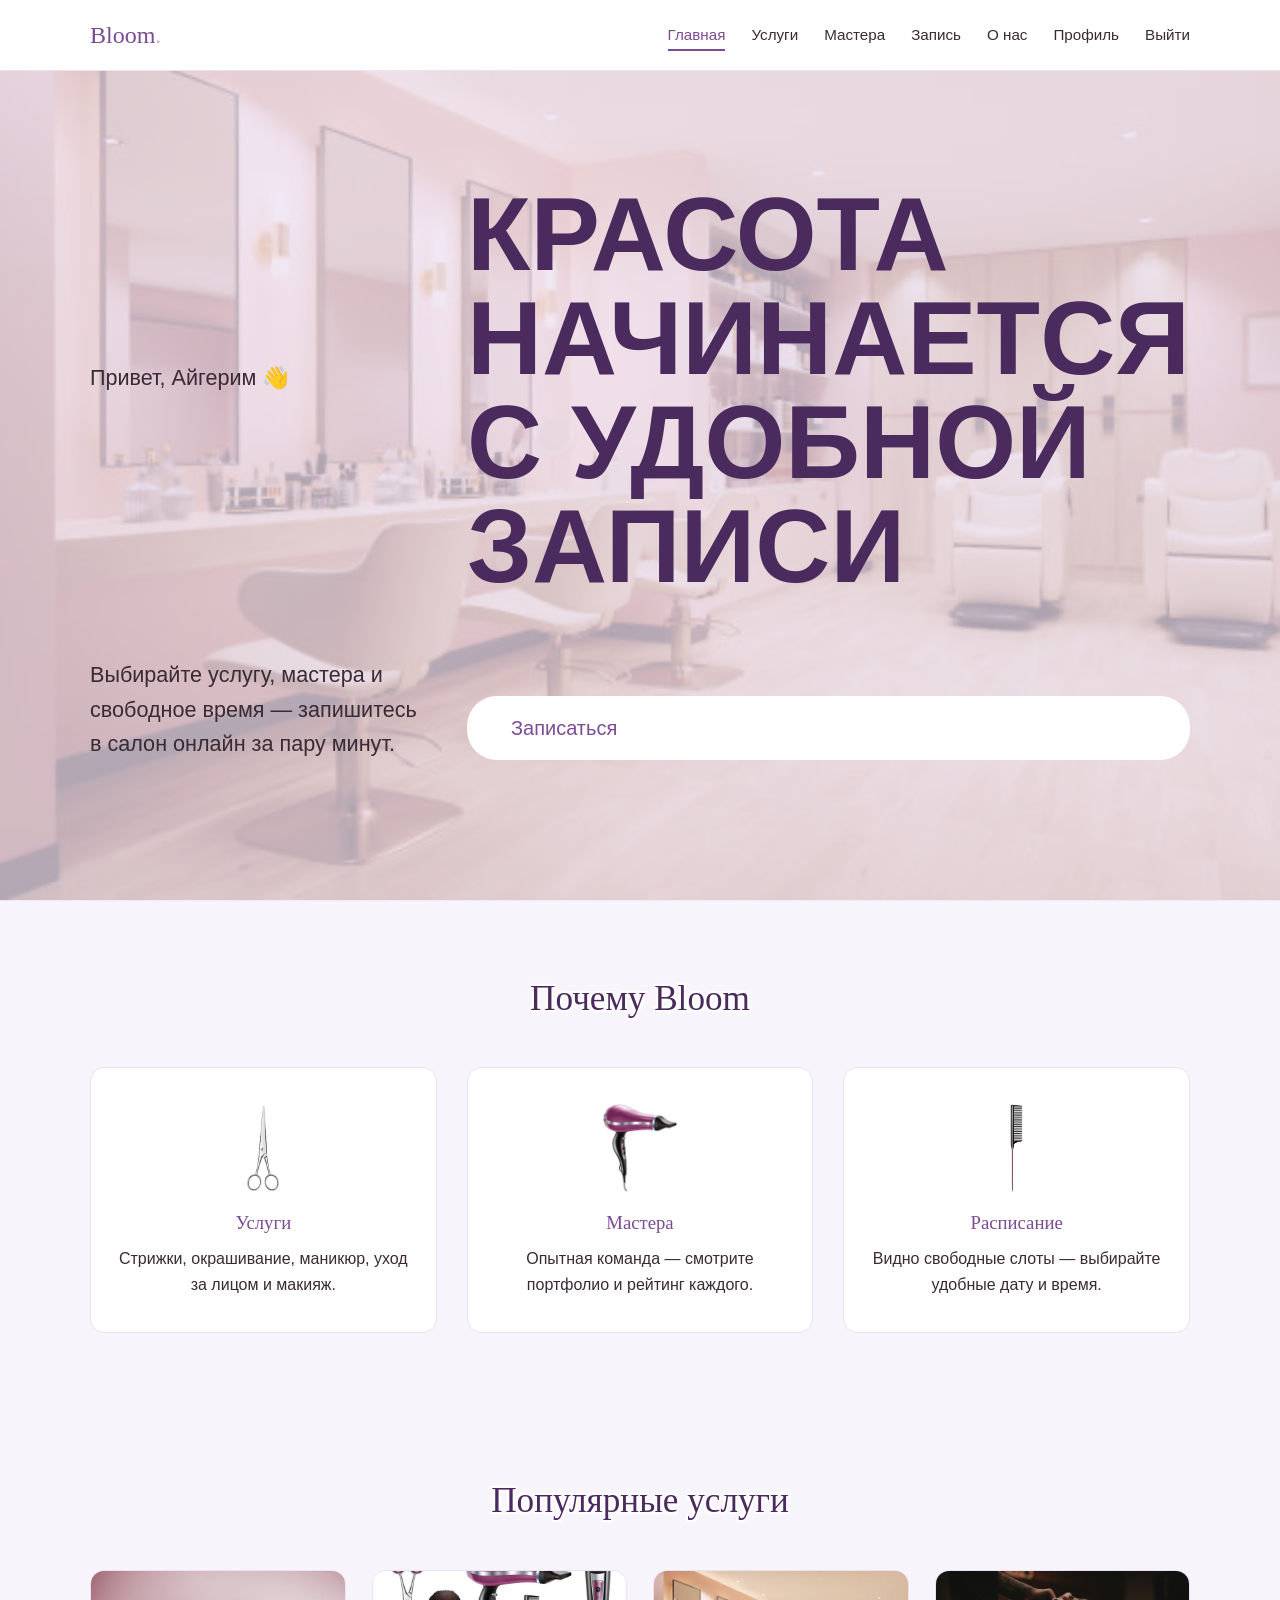
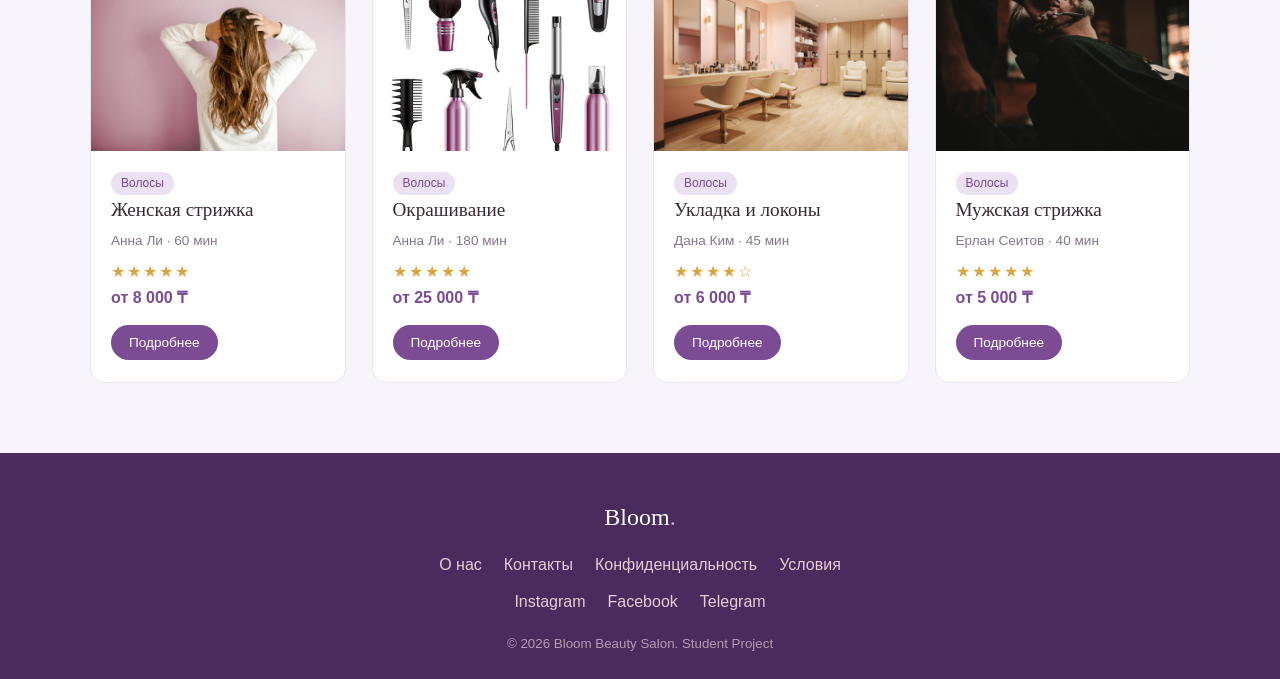
<file: index.html>
<!DOCTYPE html>
<html lang="ru">
<head>
  <meta charset="UTF-8">
  <meta name="viewport" content="width=device-width, initial-scale=1.0">
  <title>Главная — Bloom Salon</title>
  <link rel="stylesheet" href="css/style.css">
</head>
<body>
  <header>
    <div class="container">
      <a href="index.html" class="logo">Bloom<span>.</span></a>
      <input type="checkbox" id="menu-toggle">
      <label for="menu-toggle" class="burger">☰</label>
      <nav>
        <ul>
        <li><a href="index.html" class="active">Главная</a></li>
        <li><a href="services.html">Услуги</a></li>
        <li><a href="masters.html">Мастера</a></li>
        <li><a href="booking.php">Запись</a></li>
        <li><a href="about.html">О нас</a></li>
        <li><a href="profile.php">Профиль</a></li>
        <li><a href="login.html">Выйти</a></li>
        </ul>
      </nav>
    </div>
  </header>

  <main>
    <section class="hero">
      <div class="container">
        <p class="user-hello fade-up">Привет, Айгерим 👋</p>
        <h1 class="fade-up delay-1">Красота начинается<br>с удобной записи</h1>
        <p class="fade-up delay-2">Выбирайте услугу, мастера и свободное время — запишитесь в салон онлайн за пару минут.</p>
        <a href="services.html" class="btn btn-light fade-up delay-3">Записаться</a>
      </div>
    </section>

    <section class="section">
      <div class="container">
        <h2 class="section-title">Почему Bloom</h2>
        <div class="features">
          <div class="feature fade-up delay-1">
            <img class="icon" src="images/items/scissors.png" alt="Ножницы">
            <h3>Услуги</h3>
            <p>Стрижки, окрашивание, маникюр, уход за лицом и макияж.</p>
          </div>
          <div class="feature fade-up delay-2">
            <img class="icon" src="images/items/dryer.png" alt="Фен">
            <h3>Мастера</h3>
            <p>Опытная команда — смотрите портфолио и рейтинг каждого.</p>
          </div>
          <div class="feature fade-up delay-3">
            <img class="icon" src="images/items/comb.png" alt="Расчёска">
            <h3>Расписание</h3>
            <p>Видно свободные слоты — выбирайте удобные дату и время.</p>
          </div>
        </div>
      </div>
    </section>

    <section class="section">
      <div class="container">
        <h2 class="section-title">Популярные услуги</h2>
        <div class="grid">
        <article class="card hair">
          <div class="card-img" style="background-image:url(images/hair2.jpg)"></div>
          <div class="card-body">
            <span class="tag">Волосы</span>
            <h3>Женская стрижка</h3>
            <p class="meta">Анна Ли · 60 мин</p>
            <p class="stars">★★★★★</p>
            <p class="price">от 8 000 ₸</p>
            <a href="details.html" class="btn btn-small">Подробнее</a>
          </div>
        </article>
        <article class="card hair">
          <div class="card-img" style="background-image:url(images/tools.png)"></div>
          <div class="card-body">
            <span class="tag">Волосы</span>
            <h3>Окрашивание</h3>
            <p class="meta">Анна Ли · 180 мин</p>
            <p class="stars">★★★★★</p>
            <p class="price">от 25 000 ₸</p>
            <a href="details.html" class="btn btn-small">Подробнее</a>
          </div>
        </article>
        <article class="card hair">
          <div class="card-img" style="background-image:url(images/salon.png)"></div>
          <div class="card-body">
            <span class="tag">Волосы</span>
            <h3>Укладка и локоны</h3>
            <p class="meta">Дана Ким · 45 мин</p>
            <p class="stars">★★★★☆</p>
            <p class="price">от 6 000 ₸</p>
            <a href="details.html" class="btn btn-small">Подробнее</a>
          </div>
        </article>
        <article class="card hair">
          <div class="card-img" style="background-image:url(images/barber.jpg)"></div>
          <div class="card-body">
            <span class="tag">Волосы</span>
            <h3>Мужская стрижка</h3>
            <p class="meta">Ерлан Сеитов · 40 мин</p>
            <p class="stars">★★★★★</p>
            <p class="price">от 5 000 ₸</p>
            <a href="details.html" class="btn btn-small">Подробнее</a>
          </div>
        </article>
        </div>
      </div>
    </section>
  </main>

  <footer>
    <div class="container">
      <p class="logo">Bloom<span>.</span></p>
      <ul>
        <li><a href="about.html">О нас</a></li>
        <li><a href="about.html#contact">Контакты</a></li>
        <li><a href="#">Конфиденциальность</a></li>
        <li><a href="#">Условия</a></li>
      </ul>
      <ul>
        <li><a href="#">Instagram</a></li>
        <li><a href="#">Facebook</a></li>
        <li><a href="#">Telegram</a></li>
      </ul>
      <small>© 2026 Bloom Beauty Salon. Student Project</small>
    </div>
  </footer>
</body>
</html>
</file>
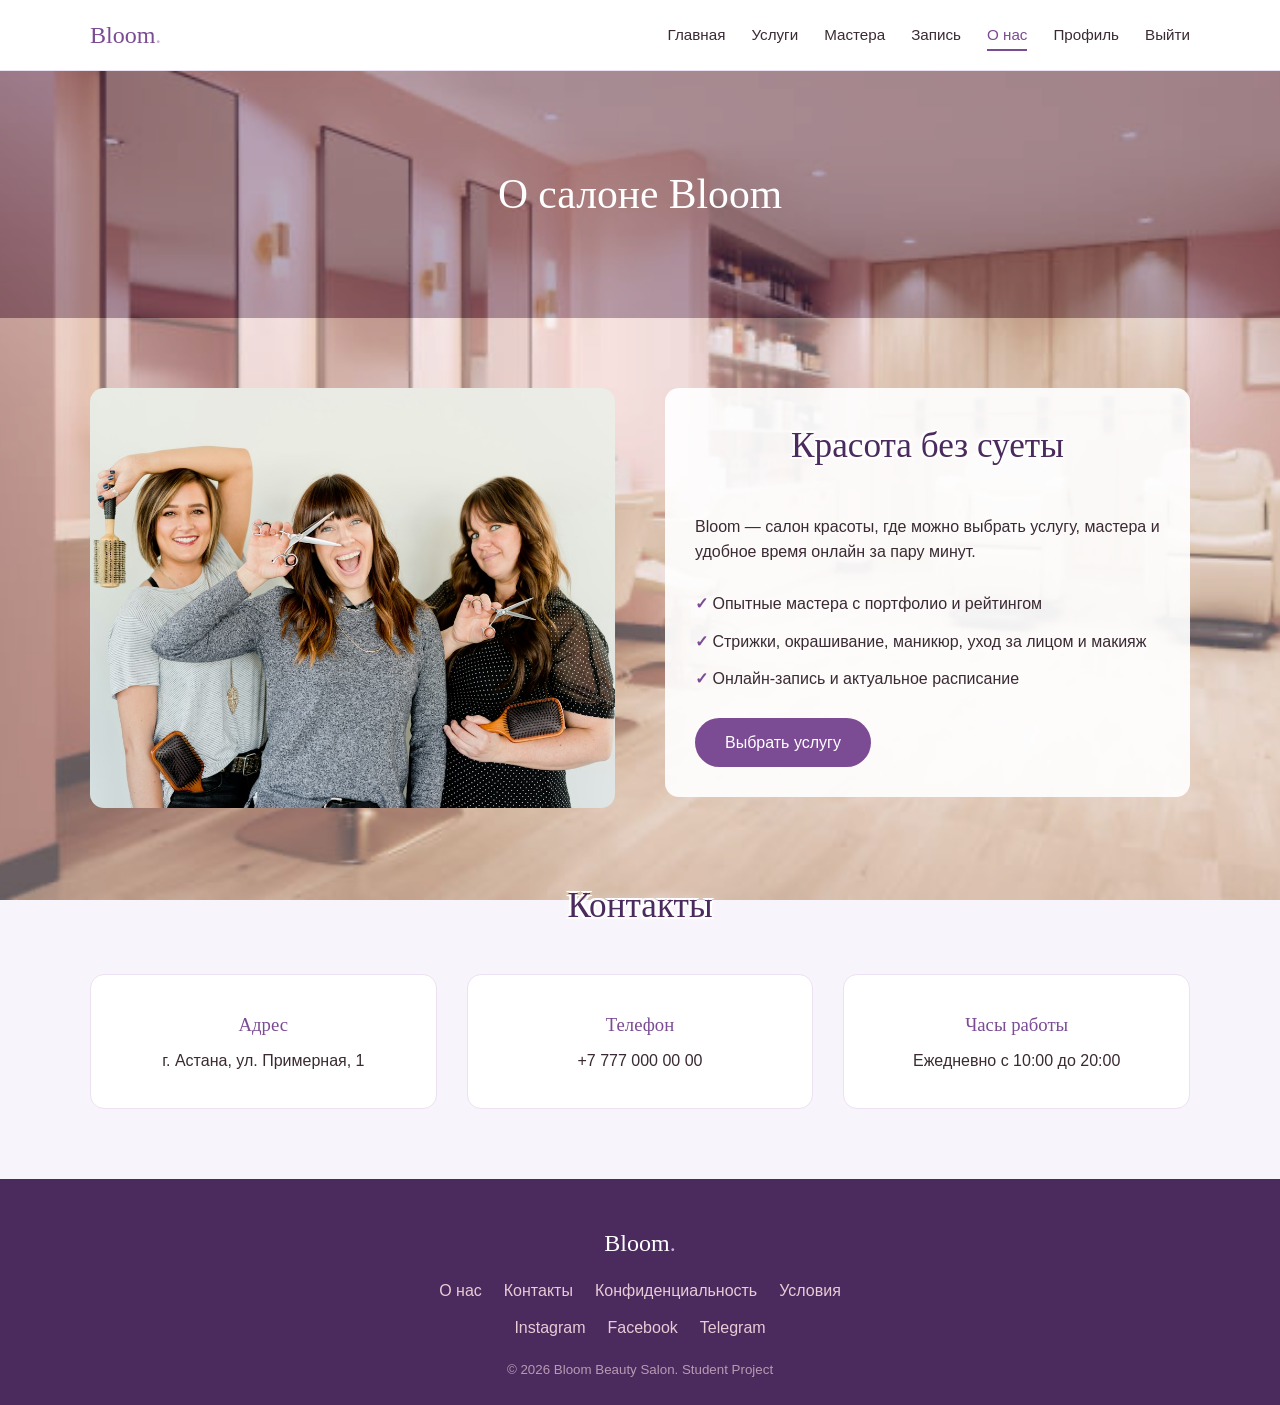
<file: about.html>
<!DOCTYPE html>
<html lang="ru">
<head>
  <meta charset="UTF-8">
  <meta name="viewport" content="width=device-width, initial-scale=1.0">
  <title>О нас — Bloom Salon</title>
  <link rel="stylesheet" href="css/style.css">
</head>
<body>
  <header>
    <div class="container">
      <a href="index.html" class="logo">Bloom<span>.</span></a>
      <input type="checkbox" id="menu-toggle">
      <label for="menu-toggle" class="burger">☰</label>
      <nav>
        <ul>
        <li><a href="index.html">Главная</a></li>
        <li><a href="services.html">Услуги</a></li>
        <li><a href="masters.html">Мастера</a></li>
        <li><a href="booking.php">Запись</a></li>
        <li><a href="about.html" class="active">О нас</a></li>
        <li><a href="profile.php">Профиль</a></li>
        <li><a href="login.html">Выйти</a></li>
        </ul>
      </nav>
    </div>
  </header>

  <section class="page-banner">
    <h1 class="fade-up">О салоне Bloom</h1>
  </section>

  <main class="section">
    <div class="container">
      <div class="details">
        <div class="details-img fade-up" style="background-image:url(images/team.jpg)"></div>
        <div class="fade-up delay-1">
          <h2 class="section-title">Красота без суеты</h2>
          <p>Bloom — салон красоты, где можно выбрать услугу, мастера и удобное время онлайн за пару минут.</p>
          <ul>
            <li>Опытные мастера с портфолио и рейтингом</li>
            <li>Стрижки, окрашивание, маникюр, уход за лицом и макияж</li>
            <li>Онлайн-запись и актуальное расписание</li>
          </ul>
          <a href="services.html" class="btn">Выбрать услугу</a>
        </div>
      </div>

      <section id="contact" style="margin-top:70px">
        <h2 class="section-title">Контакты</h2>
        <div class="features">
          <div class="feature">
            <h3>Адрес</h3>
            <p>г. Астана, ул. Примерная, 1</p>
          </div>
          <div class="feature">
            <h3>Телефон</h3>
            <p>+7 777 000 00 00</p>
          </div>
          <div class="feature">
            <h3>Часы работы</h3>
            <p>Ежедневно с 10:00 до 20:00</p>
          </div>
        </div>
      </section>
    </div>
  </main>

  <footer>
    <div class="container">
      <p class="logo">Bloom<span>.</span></p>
      <ul>
        <li><a href="about.html">О нас</a></li>
        <li><a href="about.html#contact">Контакты</a></li>
        <li><a href="#">Конфиденциальность</a></li>
        <li><a href="#">Условия</a></li>
      </ul>
      <ul>
        <li><a href="#">Instagram</a></li>
        <li><a href="#">Facebook</a></li>
        <li><a href="#">Telegram</a></li>
      </ul>
      <small>© 2026 Bloom Beauty Salon. Student Project</small>
    </div>
  </footer>
</body>
</html>
</file>
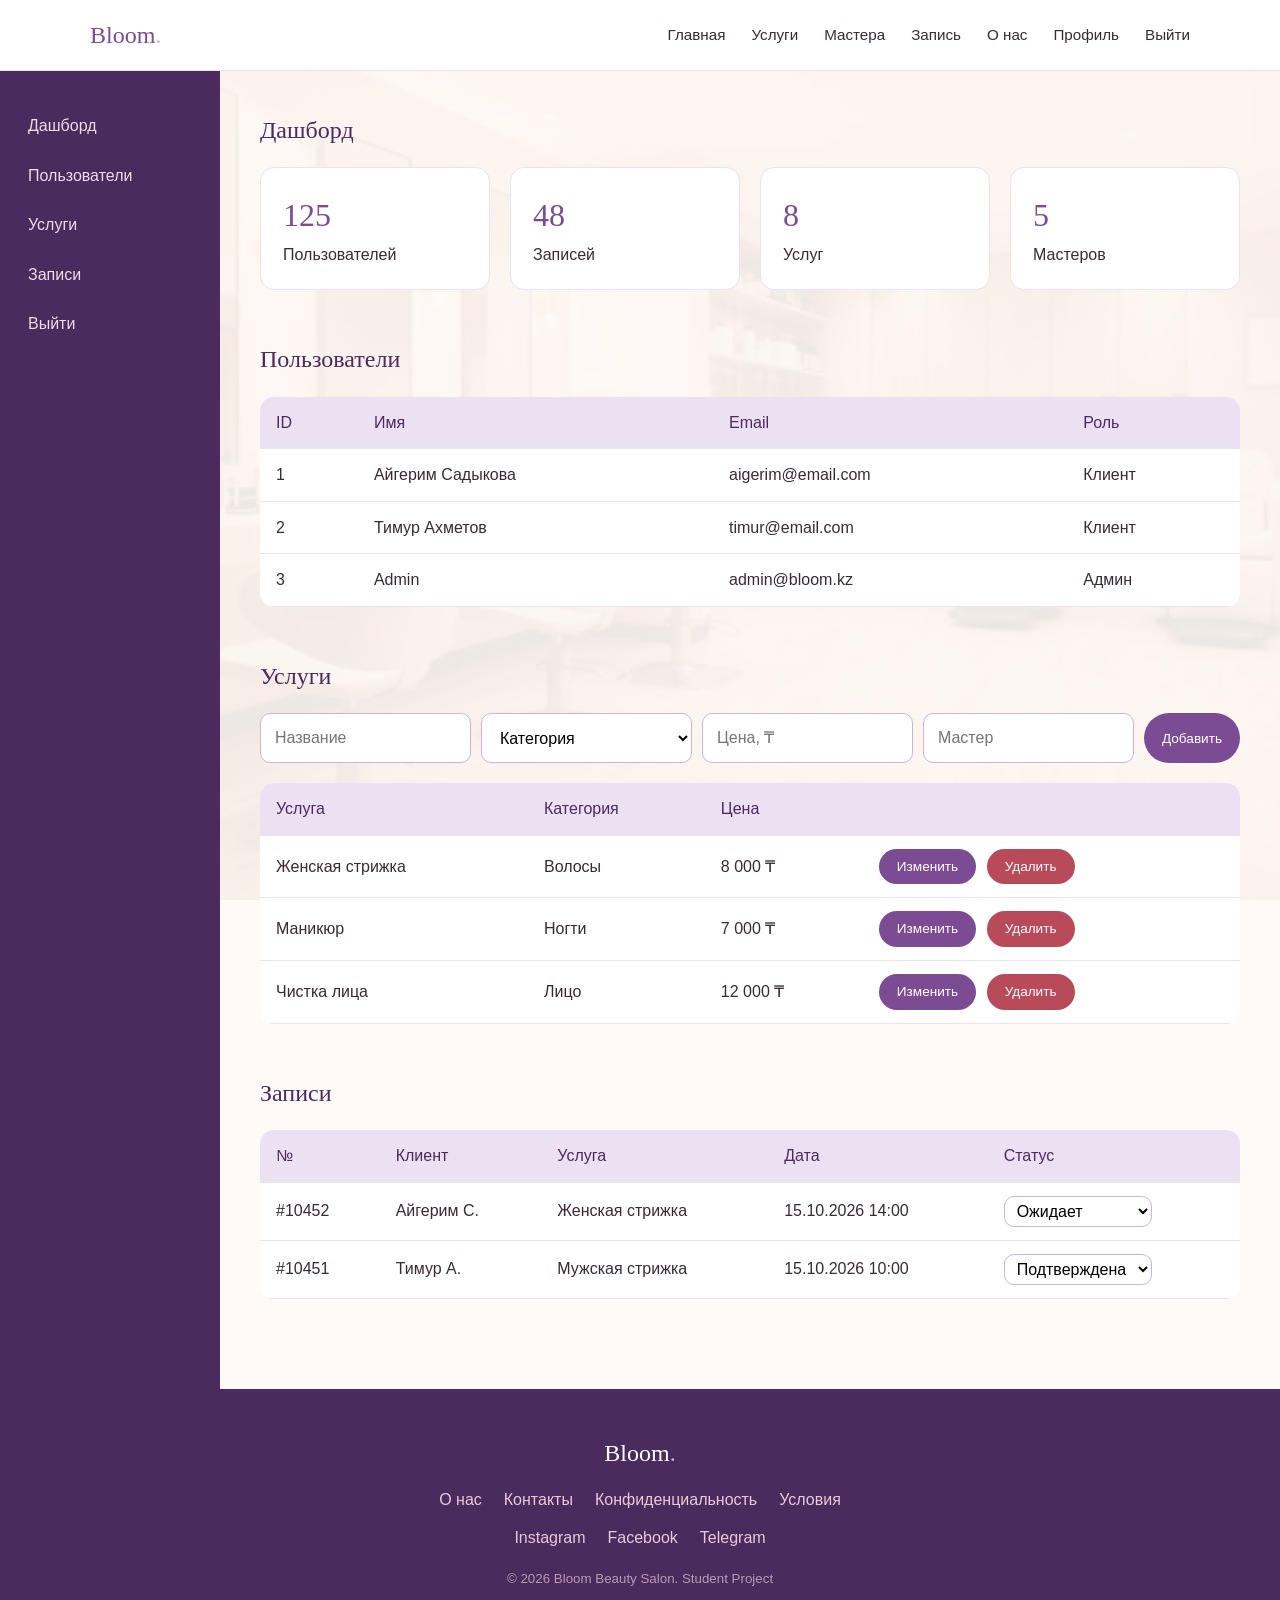
<file: admin.html>
<!DOCTYPE html>
<html lang="ru">
<head>
  <meta charset="UTF-8">
  <meta name="viewport" content="width=device-width, initial-scale=1.0">
  <title>Админ-панель — Bloom Salon</title>
  <link rel="stylesheet" href="css/style.css">
</head>
<body>
  <header>
    <div class="container">
      <a href="index.html" class="logo">Bloom<span>.</span></a>
      <input type="checkbox" id="menu-toggle">
      <label for="menu-toggle" class="burger">☰</label>
      <nav>
        <ul>
        <li><a href="index.html">Главная</a></li>
        <li><a href="services.html">Услуги</a></li>
        <li><a href="masters.html">Мастера</a></li>
        <li><a href="booking.html">Запись</a></li>
        <li><a href="about.html">О нас</a></li>
        <li><a href="profile.html">Профиль</a></li>
        <li><a href="login.html">Выйти</a></li>
        </ul>
      </nav>
    </div>
  </header>

  <div class="admin">
    <aside class="sidebar">
      <a href="#dashboard">Дашборд</a>
      <a href="#users">Пользователи</a>
      <a href="#services">Услуги</a>
      <a href="#bookings">Записи</a>
      <a href="login.html">Выйти</a>
    </aside>

    <main class="admin-main">
      <section id="dashboard">
        <h2>Дашборд</h2>
        <div class="stats">
          <div class="stat"><b>125</b>Пользователей</div>
          <div class="stat"><b>48</b>Записей</div>
          <div class="stat"><b>8</b>Услуг</div>
          <div class="stat"><b>5</b>Мастеров</div>
        </div>
      </section>

      <section id="users">
        <h2>Пользователи</h2>
        <div class="table-wrap">
          <table>
            <thead><tr><th>ID</th><th>Имя</th><th>Email</th><th>Роль</th></tr></thead>
            <tbody>
              <tr><td>1</td><td>Айгерим Садыкова</td><td>aigerim@email.com</td><td>Клиент</td></tr>
              <tr><td>2</td><td>Тимур Ахметов</td><td>timur@email.com</td><td>Клиент</td></tr>
              <tr><td>3</td><td>Admin</td><td>admin@bloom.kz</td><td>Админ</td></tr>
            </tbody>
          </table>
        </div>
      </section>

      <section id="services">
        <h2>Услуги</h2>
        <form class="inline-form" action="admin.html">
          <input placeholder="Название" required>
          <select required><option value="">Категория</option><option>Волосы</option><option>Ногти</option><option>Лицо</option></select>
          <input type="number" placeholder="Цена, ₸" min="1000" required>
          <input placeholder="Мастер" required>
          <button class="btn btn-small">Добавить</button>
        </form>
        <div class="table-wrap">
          <table>
            <thead><tr><th>Услуга</th><th>Категория</th><th>Цена</th><th></th></tr></thead>
            <tbody>
              <tr><td>Женская стрижка</td><td>Волосы</td><td>8 000 ₸</td><td><a href="#" class="btn btn-small">Изменить</a> <a href="#" class="btn btn-small btn-danger">Удалить</a></td></tr>
              <tr><td>Маникюр</td><td>Ногти</td><td>7 000 ₸</td><td><a href="#" class="btn btn-small">Изменить</a> <a href="#" class="btn btn-small btn-danger">Удалить</a></td></tr>
              <tr><td>Чистка лица</td><td>Лицо</td><td>12 000 ₸</td><td><a href="#" class="btn btn-small">Изменить</a> <a href="#" class="btn btn-small btn-danger">Удалить</a></td></tr>
            </tbody>
          </table>
        </div>
      </section>

      <section id="bookings">
        <h2>Записи</h2>
        <div class="table-wrap">
          <table>
            <thead><tr><th>№</th><th>Клиент</th><th>Услуга</th><th>Дата</th><th>Статус</th></tr></thead>
            <tbody>
              <tr><td>#10452</td><td>Айгерим С.</td><td>Женская стрижка</td><td>15.10.2026 14:00</td><td><select><option selected>Ожидает</option><option>Подтверждена</option><option>Отменена</option></select></td></tr>
              <tr><td>#10451</td><td>Тимур А.</td><td>Мужская стрижка</td><td>15.10.2026 10:00</td><td><select><option>Ожидает</option><option selected>Подтверждена</option><option>Отменена</option></select></td></tr>
            </tbody>
          </table>
        </div>
      </section>
    </main>
  </div>

  <footer>
    <div class="container">
      <p class="logo">Bloom<span>.</span></p>
      <ul>
        <li><a href="about.html">О нас</a></li>
        <li><a href="about.html#contact">Контакты</a></li>
        <li><a href="#">Конфиденциальность</a></li>
        <li><a href="#">Условия</a></li>
      </ul>
      <ul>
        <li><a href="#">Instagram</a></li>
        <li><a href="#">Facebook</a></li>
        <li><a href="#">Telegram</a></li>
      </ul>
      <small>© 2026 Bloom Beauty Salon. Student Project</small>
    </div>
  </footer>
</body>
</html>
</file>
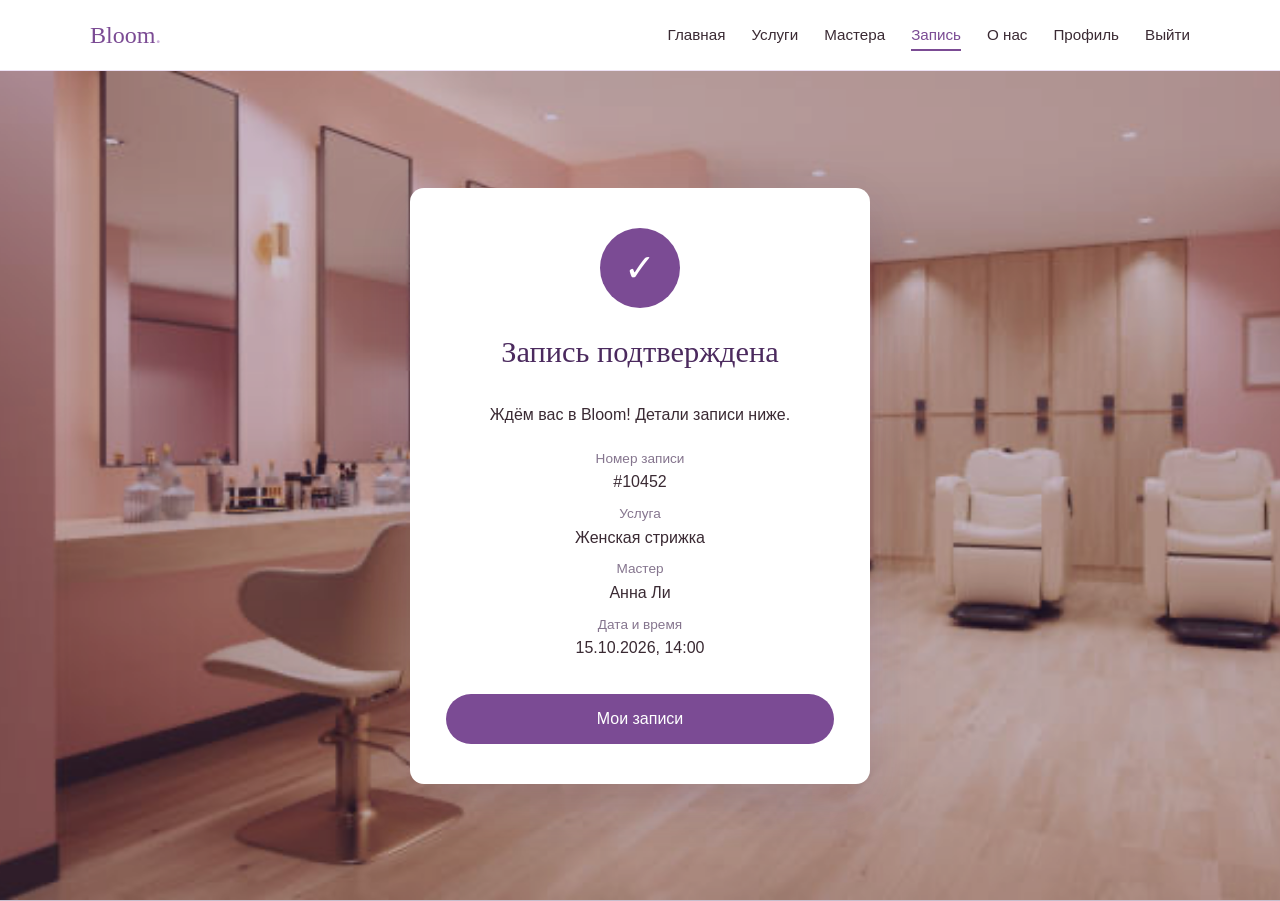
<file: confirm.html>
<!DOCTYPE html>
<html lang="ru">
<head>
  <meta charset="UTF-8">
  <meta name="viewport" content="width=device-width, initial-scale=1.0">
  <title>Запись подтверждена — Bloom Salon</title>
  <link rel="stylesheet" href="css/style.css">
</head>
<body>
  <header>
    <div class="container">
      <a href="index.html" class="logo">Bloom<span>.</span></a>
      <input type="checkbox" id="menu-toggle">
      <label for="menu-toggle" class="burger">☰</label>
      <nav>
        <ul>
        <li><a href="index.html">Главная</a></li>
        <li><a href="services.html">Услуги</a></li>
        <li><a href="masters.html">Мастера</a></li>
        <li><a href="booking.html" class="active">Запись</a></li>
        <li><a href="about.html">О нас</a></li>
        <li><a href="profile.html">Профиль</a></li>
        <li><a href="login.html">Выйти</a></li>
        </ul>
      </nav>
    </div>
  </header>

  <main class="form-page">
    <div class="form-box success">
      <div class="check">✓</div>
      <h1>Запись подтверждена</h1>
      <p>Ждём вас в Bloom! Детали записи ниже.</p>
      <dl>
        <dt>Номер записи</dt><dd>#10452</dd>
        <dt>Услуга</dt><dd>Женская стрижка</dd>
        <dt>Мастер</dt><dd>Анна Ли</dd>
        <dt>Дата и время</dt><dd>15.10.2026, 14:00</dd>
      </dl>
      <a href="profile.html" class="btn">Мои записи</a>
    </div>
  </main>
</body>
</html>
</file>
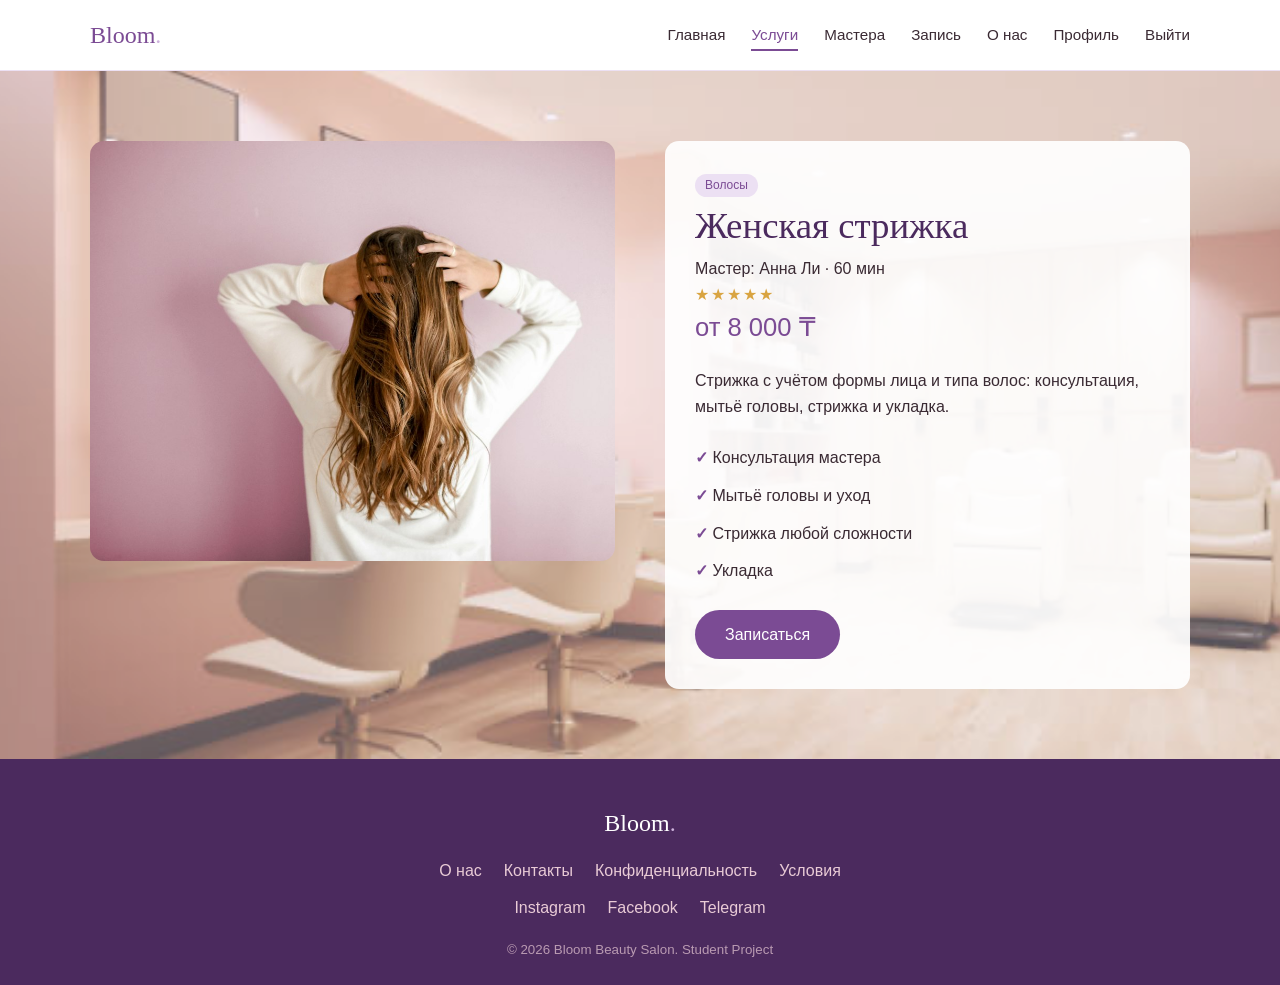
<file: details.html>
<!DOCTYPE html>
<html lang="ru">
<head>
  <meta charset="UTF-8">
  <meta name="viewport" content="width=device-width, initial-scale=1.0">
  <title>Женская стрижка — Bloom Salon</title>
  <link rel="stylesheet" href="css/style.css">
</head>
<body>
  <header>
    <div class="container">
      <a href="index.html" class="logo">Bloom<span>.</span></a>
      <input type="checkbox" id="menu-toggle">
      <label for="menu-toggle" class="burger">☰</label>
      <nav>
        <ul>
        <li><a href="index.html">Главная</a></li>
        <li><a href="services.html" class="active">Услуги</a></li>
        <li><a href="masters.html">Мастера</a></li>
        <li><a href="booking.php">Запись</a></li>
        <li><a href="about.html">О нас</a></li>
        <li><a href="profile.php">Профиль</a></li>
        <li><a href="login.html">Выйти</a></li>
        </ul>
      </nav>
    </div>
  </header>

  <main class="section">
    <div class="container">
      <div class="details">
        <div class="details-img fade-up" style="background-image:url(images/hair2.jpg)"></div>
        <div class="fade-up delay-1">
          <span class="tag">Волосы</span>
          <h1>Женская стрижка</h1>
          <p class="meta">Мастер: Анна Ли · 60 мин</p>
          <p class="stars">★★★★★</p>
          <p class="price">от 8 000 ₸</p>
          <p>Стрижка с учётом формы лица и типа волос: консультация, мытьё головы, стрижка и укладка.</p>
          <ul>
            <li>Консультация мастера</li>
            <li>Мытьё головы и уход</li>
            <li>Стрижка любой сложности</li>
            <li>Укладка</li>
          </ul>
          <a href="booking.php" class="btn">Записаться</a>
        </div>
      </div>
    </div>
  </main>

  <footer>
    <div class="container">
      <p class="logo">Bloom<span>.</span></p>
      <ul>
        <li><a href="about.html">О нас</a></li>
        <li><a href="about.html#contact">Контакты</a></li>
        <li><a href="#">Конфиденциальность</a></li>
        <li><a href="#">Условия</a></li>
      </ul>
      <ul>
        <li><a href="#">Instagram</a></li>
        <li><a href="#">Facebook</a></li>
        <li><a href="#">Telegram</a></li>
      </ul>
      <small>© 2026 Bloom Beauty Salon. Student Project</small>
    </div>
  </footer>
</body>
</html>
</file>
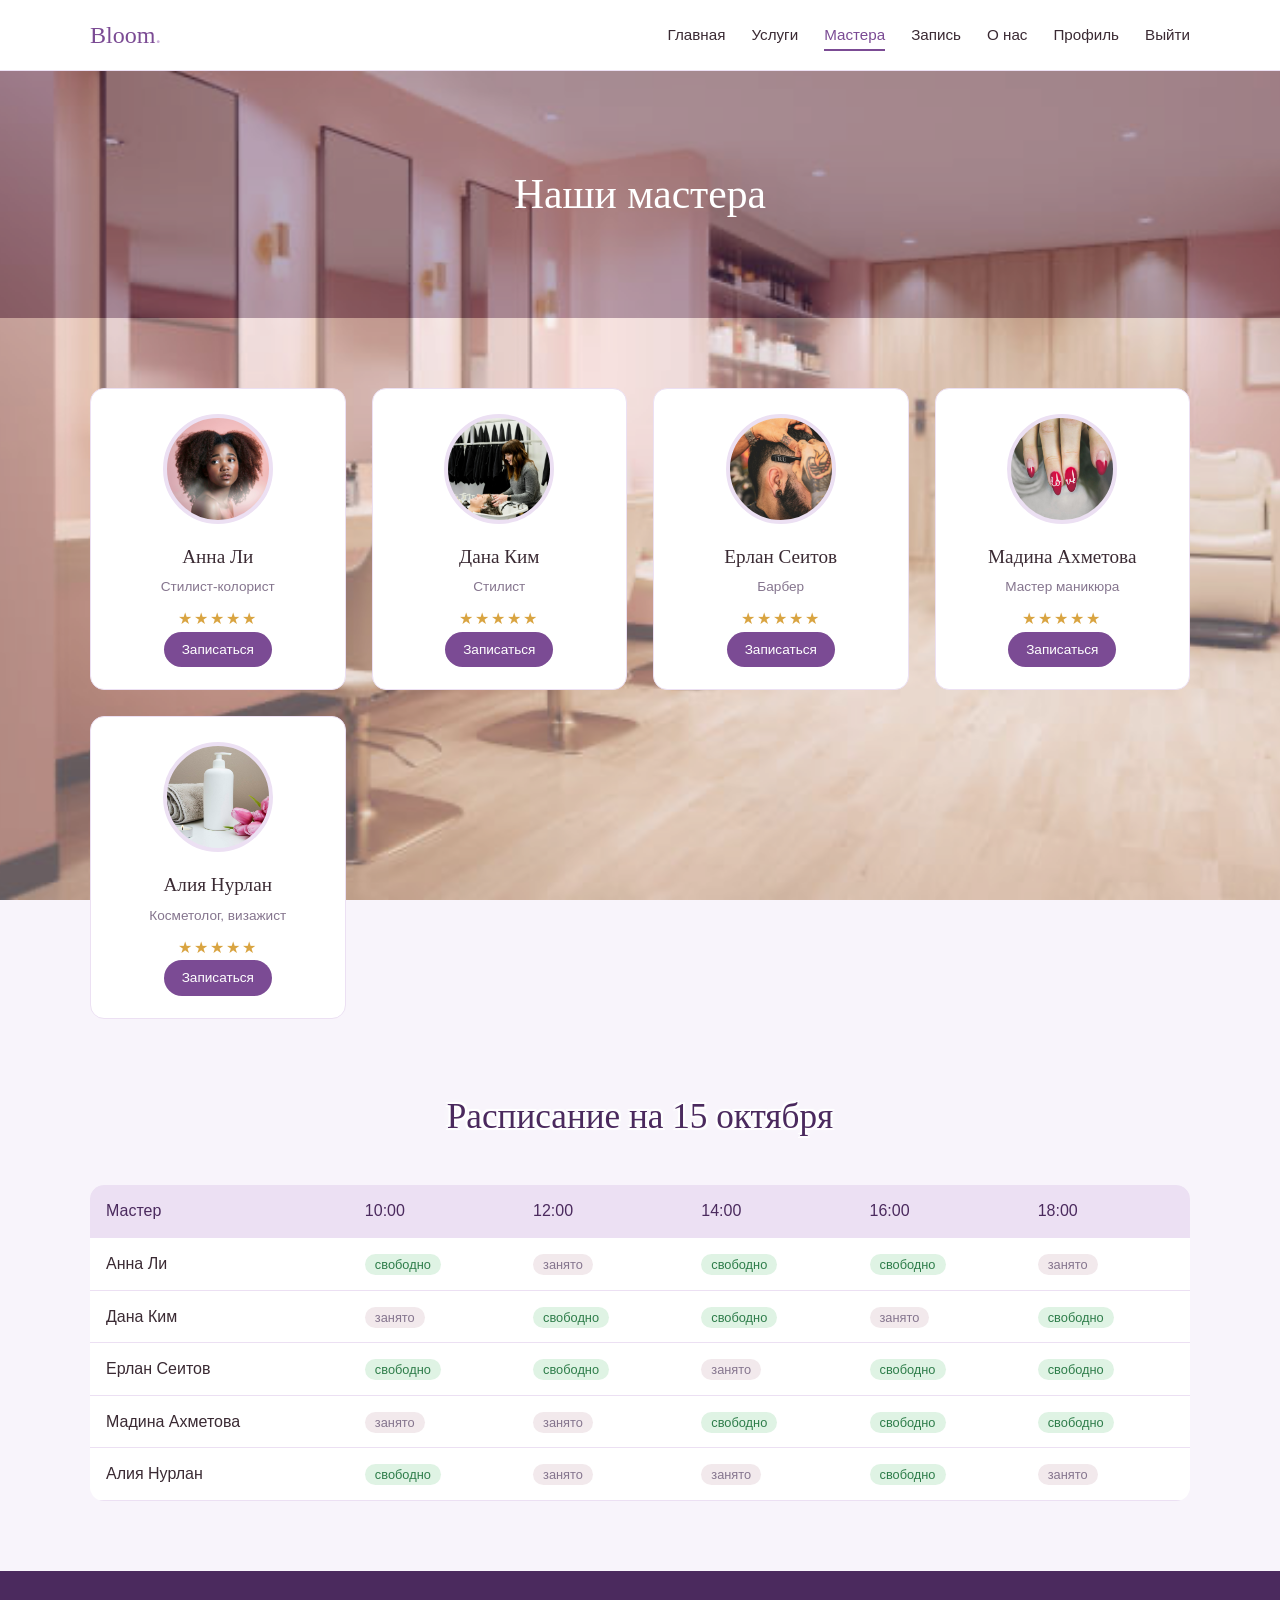
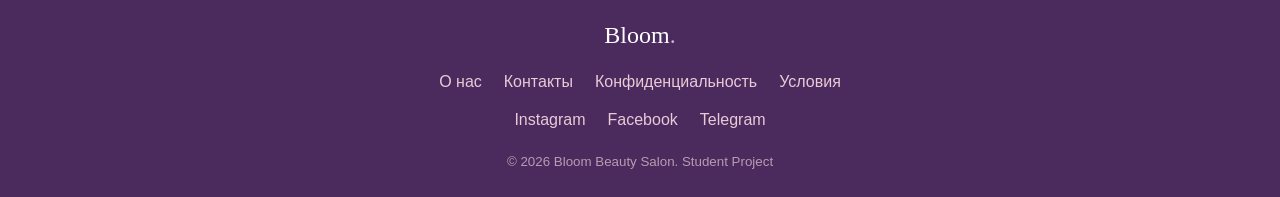
<file: masters.html>
<!DOCTYPE html>
<html lang="ru">
<head>
  <meta charset="UTF-8">
  <meta name="viewport" content="width=device-width, initial-scale=1.0">
  <title>Мастера — Bloom Salon</title>
  <link rel="stylesheet" href="css/style.css">
</head>
<body>
  <header>
    <div class="container">
      <a href="index.html" class="logo">Bloom<span>.</span></a>
      <input type="checkbox" id="menu-toggle">
      <label for="menu-toggle" class="burger">☰</label>
      <nav>
        <ul>
        <li><a href="index.html">Главная</a></li>
        <li><a href="services.html">Услуги</a></li>
        <li><a href="masters.html" class="active">Мастера</a></li>
        <li><a href="booking.php">Запись</a></li>
        <li><a href="about.html">О нас</a></li>
        <li><a href="profile.php">Профиль</a></li>
        <li><a href="login.html">Выйти</a></li>
        </ul>
      </nav>
    </div>
  </header>

  <section class="page-banner">
    <h1 class="fade-up">Наши мастера</h1>
  </section>

  <main class="section">
    <div class="container">
      <div class="grid">
        <article class="card master">
          <div class="avatar" style="background-image:url(images/model.jpg)"></div>
          <div class="card-body">
            <h3>Анна Ли</h3>
            <p class="meta">Стилист-колорист</p>
            <p class="stars">★★★★★</p>
            <a href="booking.php" class="btn btn-small">Записаться</a>
          </div>
        </article>
        <article class="card master">
          <div class="avatar" style="background-image:url(images/wash.jpg)"></div>
          <div class="card-body">
            <h3>Дана Ким</h3>
            <p class="meta">Стилист</p>
            <p class="stars">★★★★★</p>
            <a href="booking.php" class="btn btn-small">Записаться</a>
          </div>
        </article>
        <article class="card master">
          <div class="avatar" style="background-image:url(images/beard.jpg)"></div>
          <div class="card-body">
            <h3>Ерлан Сеитов</h3>
            <p class="meta">Барбер</p>
            <p class="stars">★★★★★</p>
            <a href="booking.php" class="btn btn-small">Записаться</a>
          </div>
        </article>
        <article class="card master">
          <div class="avatar" style="background-image:url(images/nail-art.jpg)"></div>
          <div class="card-body">
            <h3>Мадина Ахметова</h3>
            <p class="meta">Мастер маникюра</p>
            <p class="stars">★★★★★</p>
            <a href="booking.php" class="btn btn-small">Записаться</a>
          </div>
        </article>
        <article class="card master">
          <div class="avatar" style="background-image:url(images/spa.jpg)"></div>
          <div class="card-body">
            <h3>Алия Нурлан</h3>
            <p class="meta">Косметолог, визажист</p>
            <p class="stars">★★★★★</p>
            <a href="booking.php" class="btn btn-small">Записаться</a>
          </div>
        </article>
      </div>

      <h2 class="section-title" style="margin-top:70px">Расписание на 15 октября</h2>
      <div class="table-wrap">
        <table>
          <thead>
            <tr><th>Мастер</th><th>10:00</th><th>12:00</th><th>14:00</th><th>16:00</th><th>18:00</th></tr>
          </thead>
          <tbody>
            <tr><td>Анна Ли</td><td><span class="status free">свободно</span></td><td><span class="status busy">занято</span></td><td><span class="status free">свободно</span></td><td><span class="status free">свободно</span></td><td><span class="status busy">занято</span></td></tr>
            <tr><td>Дана Ким</td><td><span class="status busy">занято</span></td><td><span class="status free">свободно</span></td><td><span class="status free">свободно</span></td><td><span class="status busy">занято</span></td><td><span class="status free">свободно</span></td></tr>
            <tr><td>Ерлан Сеитов</td><td><span class="status free">свободно</span></td><td><span class="status free">свободно</span></td><td><span class="status busy">занято</span></td><td><span class="status free">свободно</span></td><td><span class="status free">свободно</span></td></tr>
            <tr><td>Мадина Ахметова</td><td><span class="status busy">занято</span></td><td><span class="status busy">занято</span></td><td><span class="status free">свободно</span></td><td><span class="status free">свободно</span></td><td><span class="status free">свободно</span></td></tr>
            <tr><td>Алия Нурлан</td><td><span class="status free">свободно</span></td><td><span class="status busy">занято</span></td><td><span class="status busy">занято</span></td><td><span class="status free">свободно</span></td><td><span class="status busy">занято</span></td></tr>
          </tbody>
        </table>
      </div>
    </div>
  </main>

  <footer>
    <div class="container">
      <p class="logo">Bloom<span>.</span></p>
      <ul>
        <li><a href="about.html">О нас</a></li>
        <li><a href="about.html#contact">Контакты</a></li>
        <li><a href="#">Конфиденциальность</a></li>
        <li><a href="#">Условия</a></li>
      </ul>
      <ul>
        <li><a href="#">Instagram</a></li>
        <li><a href="#">Facebook</a></li>
        <li><a href="#">Telegram</a></li>
      </ul>
      <small>© 2026 Bloom Beauty Salon. Student Project</small>
    </div>
  </footer>
</body>
</html>
</file>
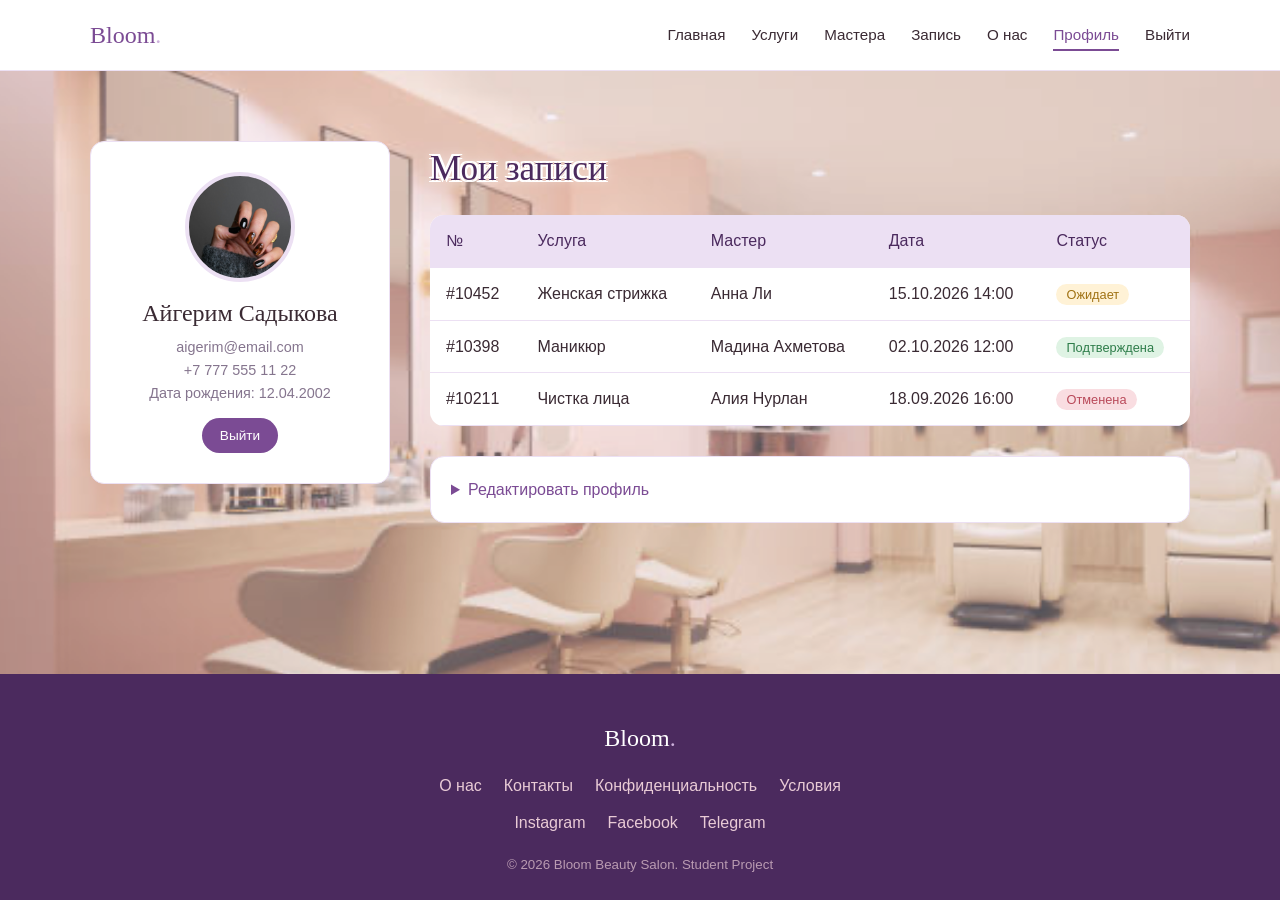
<file: profile.html>
<!DOCTYPE html>
<html lang="ru">
<head>
  <meta charset="UTF-8">
  <meta name="viewport" content="width=device-width, initial-scale=1.0">
  <title>Профиль — Bloom Salon</title>
  <link rel="stylesheet" href="css/style.css">
</head>
<body>
  <header>
    <div class="container">
      <a href="index.html" class="logo">Bloom<span>.</span></a>
      <input type="checkbox" id="menu-toggle">
      <label for="menu-toggle" class="burger">☰</label>
      <nav>
        <ul>
        <li><a href="index.html">Главная</a></li>
        <li><a href="services.html">Услуги</a></li>
        <li><a href="masters.html">Мастера</a></li>
        <li><a href="booking.html">Запись</a></li>
        <li><a href="about.html">О нас</a></li>
        <li><a href="profile.html" class="active">Профиль</a></li>
        <li><a href="login.html">Выйти</a></li>
        </ul>
      </nav>
    </div>
  </header>

  <main class="section">
    <div class="container profile">
      <aside class="profile-card fade-up">
        <div class="avatar" style="background-image:url(images/nails.jpg)"></div>
        <h2>Айгерим Садыкова</h2>
        <p>aigerim@email.com</p>
        <p>+7 777 555 11 22</p>
        <p>Дата рождения: 12.04.2002</p>
        <a href="login.html" class="btn btn-small">Выйти</a>
      </aside>

      <div class="fade-up delay-1">
        <h2 class="title">Мои записи</h2>
        <div class="table-wrap">
          <table>
            <thead>
              <tr><th>№</th><th>Услуга</th><th>Мастер</th><th>Дата</th><th>Статус</th></tr>
            </thead>
            <tbody>
              <tr><td>#10452</td><td>Женская стрижка</td><td>Анна Ли</td><td>15.10.2026 14:00</td><td><span class="status pending">Ожидает</span></td></tr>
              <tr><td>#10398</td><td>Маникюр</td><td>Мадина Ахметова</td><td>02.10.2026 12:00</td><td><span class="status confirmed">Подтверждена</span></td></tr>
              <tr><td>#10211</td><td>Чистка лица</td><td>Алия Нурлан</td><td>18.09.2026 16:00</td><td><span class="status cancelled">Отменена</span></td></tr>
            </tbody>
          </table>
        </div>

        <details class="edit">
          <summary>Редактировать профиль</summary>
          <form action="profile.html">
            <div class="row">
              <div class="field"><label for="fn">Имя</label><input id="fn" value="Айгерим" required></div>
              <div class="field"><label for="ln">Фамилия</label><input id="ln" value="Садыкова" required></div>
            </div>
            <div class="field">
              <label for="em">Email</label>
              <input type="email" id="em" value="aigerim@email.com" placeholder="you@email.com" required>
              <span class="error">Введите корректный email</span>
            </div>
            <button class="btn">Сохранить</button>
          </form>
        </details>
      </div>
    </div>
  </main>

  <footer>
    <div class="container">
      <p class="logo">Bloom<span>.</span></p>
      <ul>
        <li><a href="about.html">О нас</a></li>
        <li><a href="about.html#contact">Контакты</a></li>
        <li><a href="#">Конфиденциальность</a></li>
        <li><a href="#">Условия</a></li>
      </ul>
      <ul>
        <li><a href="#">Instagram</a></li>
        <li><a href="#">Facebook</a></li>
        <li><a href="#">Telegram</a></li>
      </ul>
      <small>© 2026 Bloom Beauty Salon. Student Project</small>
    </div>
  </footer>
</body>
</html>
</file>
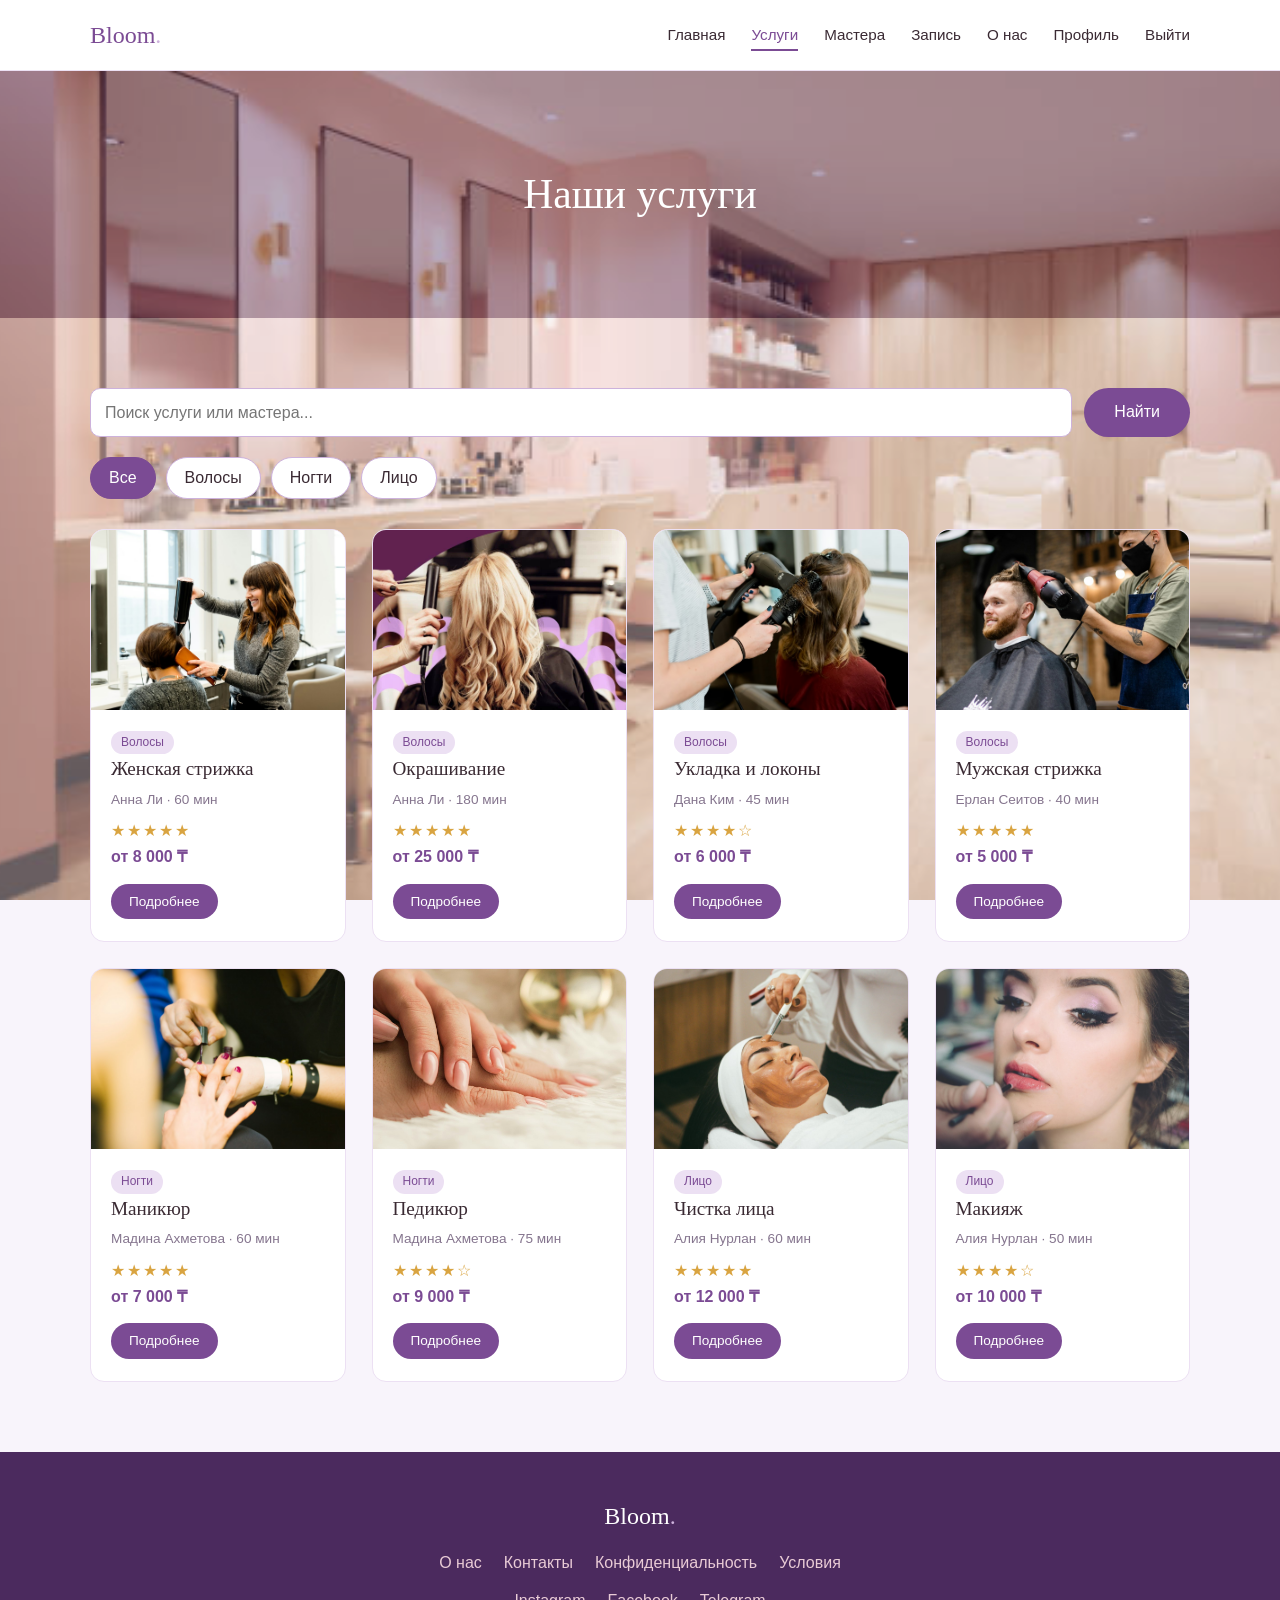
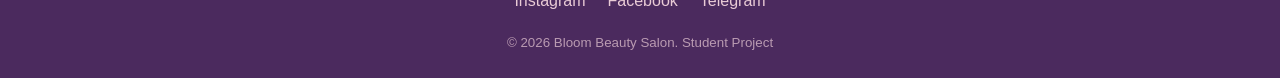
<file: services.html>
<!DOCTYPE html>
<html lang="ru">
<head>
  <meta charset="UTF-8">
  <meta name="viewport" content="width=device-width, initial-scale=1.0">
  <title>Услуги — Bloom Salon</title>
  <link rel="stylesheet" href="css/style.css">
</head>
<body>
  <header>
    <div class="container">
      <a href="index.html" class="logo">Bloom<span>.</span></a>
      <input type="checkbox" id="menu-toggle">
      <label for="menu-toggle" class="burger">☰</label>
      <nav>
        <ul>
        <li><a href="index.html">Главная</a></li>
        <li><a href="services.html" class="active">Услуги</a></li>
        <li><a href="masters.html">Мастера</a></li>
        <li><a href="booking.php">Запись</a></li>
        <li><a href="about.html">О нас</a></li>
        <li><a href="profile.php">Профиль</a></li>
        <li><a href="login.html">Выйти</a></li>
        </ul>
      </nav>
    </div>
  </header>

  <section class="page-banner">
    <h1 class="fade-up">Наши услуги</h1>
  </section>

  <main class="section">
    <div class="container">
      <form class="search-bar" action="services.html">
        <input type="search" name="q" placeholder="Поиск услуги или мастера...">
        <button class="btn">Найти</button>
      </form>

      <!-- фильтр по категориям на чистом CSS (radio + :checked) -->
      <input type="radio" name="cat" id="f-all" class="filter-radio" checked>
      <input type="radio" name="cat" id="f-hair" class="filter-radio">
      <input type="radio" name="cat" id="f-nails" class="filter-radio">
      <input type="radio" name="cat" id="f-face" class="filter-radio">
      <div class="filters">
        <label for="f-all">Все</label>
        <label for="f-hair">Волосы</label>
        <label for="f-nails">Ногти</label>
        <label for="f-face">Лицо</label>
      </div>

      <div class="grid">
        <article class="card hair">
          <div class="card-img" style="background-image:url(images/styling.jpg)"></div>
          <div class="card-body">
            <span class="tag">Волосы</span>
            <h3>Женская стрижка</h3>
            <p class="meta">Анна Ли · 60 мин</p>
            <p class="stars">★★★★★</p>
            <p class="price">от 8 000 ₸</p>
            <a href="details.html" class="btn btn-small">Подробнее</a>
          </div>
        </article>
        <article class="card hair">
          <div class="card-img" style="background-image:url(images/hair.png)"></div>
          <div class="card-body">
            <span class="tag">Волосы</span>
            <h3>Окрашивание</h3>
            <p class="meta">Анна Ли · 180 мин</p>
            <p class="stars">★★★★★</p>
            <p class="price">от 25 000 ₸</p>
            <a href="details.html" class="btn btn-small">Подробнее</a>
          </div>
        </article>
        <article class="card hair">
          <div class="card-img" style="background-image:url(images/blowdry.jpg)"></div>
          <div class="card-body">
            <span class="tag">Волосы</span>
            <h3>Укладка и локоны</h3>
            <p class="meta">Дана Ким · 45 мин</p>
            <p class="stars">★★★★☆</p>
            <p class="price">от 6 000 ₸</p>
            <a href="details.html" class="btn btn-small">Подробнее</a>
          </div>
        </article>
        <article class="card hair">
          <div class="card-img" style="background-image:url(images/barber2.jpg)"></div>
          <div class="card-body">
            <span class="tag">Волосы</span>
            <h3>Мужская стрижка</h3>
            <p class="meta">Ерлан Сеитов · 40 мин</p>
            <p class="stars">★★★★★</p>
            <p class="price">от 5 000 ₸</p>
            <a href="details.html" class="btn btn-small">Подробнее</a>
          </div>
        </article>
        <article class="card nails">
          <div class="card-img" style="background-image:url(images/manicure.jpg)"></div>
          <div class="card-body">
            <span class="tag">Ногти</span>
            <h3>Маникюр</h3>
            <p class="meta">Мадина Ахметова · 60 мин</p>
            <p class="stars">★★★★★</p>
            <p class="price">от 7 000 ₸</p>
            <a href="details.html" class="btn btn-small">Подробнее</a>
          </div>
        </article>
        <article class="card nails">
          <div class="card-img" style="background-image:url(images/hands.jpg)"></div>
          <div class="card-body">
            <span class="tag">Ногти</span>
            <h3>Педикюр</h3>
            <p class="meta">Мадина Ахметова · 75 мин</p>
            <p class="stars">★★★★☆</p>
            <p class="price">от 9 000 ₸</p>
            <a href="details.html" class="btn btn-small">Подробнее</a>
          </div>
        </article>
        <article class="card face">
          <div class="card-img" style="background-image:url(images/facial.jpg)"></div>
          <div class="card-body">
            <span class="tag">Лицо</span>
            <h3>Чистка лица</h3>
            <p class="meta">Алия Нурлан · 60 мин</p>
            <p class="stars">★★★★★</p>
            <p class="price">от 12 000 ₸</p>
            <a href="details.html" class="btn btn-small">Подробнее</a>
          </div>
        </article>
        <article class="card face">
          <div class="card-img" style="background-image:url(images/makeup.jpg)"></div>
          <div class="card-body">
            <span class="tag">Лицо</span>
            <h3>Макияж</h3>
            <p class="meta">Алия Нурлан · 50 мин</p>
            <p class="stars">★★★★☆</p>
            <p class="price">от 10 000 ₸</p>
            <a href="details.html" class="btn btn-small">Подробнее</a>
          </div>
        </article>
      </div>
    </div>
  </main>

  <footer>
    <div class="container">
      <p class="logo">Bloom<span>.</span></p>
      <ul>
        <li><a href="about.html">О нас</a></li>
        <li><a href="about.html#contact">Контакты</a></li>
        <li><a href="#">Конфиденциальность</a></li>
        <li><a href="#">Условия</a></li>
      </ul>
      <ul>
        <li><a href="#">Instagram</a></li>
        <li><a href="#">Facebook</a></li>
        <li><a href="#">Telegram</a></li>
      </ul>
      <small>© 2026 Bloom Beauty Salon. Student Project</small>
    </div>
  </footer>
</body>
</html>
</file>
<file: css/style.css>
/* ===== Base ===== */
:root {
  --plum: #7b4b94;
  --plum-dark: #4b2a5e;
  --pink: #ece0f3;
  --rose: #cdb2dc;
  --cream: #faf6fc;
  --text: #3a2a33;
  --muted: #85758e;
  --radius: 14px;
}

* { box-sizing: border-box; margin: 0; padding: 0; }

body {
  font-family: "Helvetica Neue", Arial, sans-serif;
  color: var(--text);
  line-height: 1.6;
  background: url(../images/salon.png) center / cover fixed;
}

h1, h2, h3, .logo { font-family: Georgia, "Times New Roman", serif; font-weight: normal; }
a { color: var(--plum); text-decoration: none; }
img { max-width: 100%; display: block; }
body { min-height: 100vh; display: flex; flex-direction: column; }
body > main, body > .admin { flex: 1; }

.container { width: 90%; max-width: 1100px; margin: 0 auto; }
.section { padding: 70px 0; background: rgba(236, 224, 243, .35); }
.section-title, .profile h2.title {
  text-align: center;
  font-size: 2.2rem;
  margin-bottom: 40px;
  color: var(--plum-dark);
  /* белая обводка, чтобы заголовок читался на фото */
  text-shadow: -2px -2px 0 #fff, 2px -2px 0 #fff, -2px 2px 0 #fff, 2px 2px 0 #fff, 0 0 12px #fff;
}

/* ===== Header / Nav ===== */
header {
  background: #fff;
  border-bottom: 1px solid var(--pink);
  position: sticky;
  top: 0;
  z-index: 10;
}
header .container { display: flex; align-items: center; justify-content: space-between; height: 70px; }
.logo { font-size: 1.5rem; color: var(--plum); }
.logo span { color: var(--rose); }

nav ul { display: flex; gap: 26px; list-style: none; }
nav a { color: var(--text); font-size: .95rem; padding: 6px 0; border-bottom: 2px solid transparent; transition: .3s; }
nav a:hover, nav a.active { color: var(--plum); border-color: var(--plum); }

/* mobile menu without JS: checkbox toggle */
#menu-toggle, .burger { display: none; }

/* ===== Buttons ===== */
.btn {
  display: inline-block;
  background: var(--plum);
  color: #fff;
  padding: 12px 30px;
  border: none;
  border-radius: 30px;
  font-size: 1rem;
  cursor: pointer;
  transition: background .3s;
}
.btn:hover { background: var(--plum-dark); }
.btn-light { background: #fff; color: var(--plum); }
.btn-light:hover { background: var(--pink); }
.btn-small { padding: 7px 18px; font-size: .85rem; }
.btn-danger { background: #b94a5a; }

/* ===== Hero ===== */
.hero {
  min-height: calc(100vh - 70px);
  display: flex;
  align-items: center;
  background: rgba(236, 224, 243, .72);
}
.hero .container { display: grid; grid-template-columns: 1.1fr 1fr; gap: 40px; align-items: center; }
.hero img { width: 100%; filter: drop-shadow(0 25px 30px rgba(75, 42, 94, .3)); }
.hero small { color: var(--plum); font-size: 1.3rem; letter-spacing: 1px; }
.hero h1 { font-family: "Helvetica Neue", Arial, sans-serif; font-weight: 800; font-size: 6.5rem; line-height: 1; text-transform: uppercase; color: var(--plum-dark); margin: 8px 0 20px; }
.hero p { color: var(--text); font-size: 1.35rem; max-width: 560px; margin-bottom: 36px; }
.hero .actions { display: flex; align-items: center; gap: 24px; }
.btn-outline { background: transparent; color: var(--plum-dark); border: 2px solid var(--plum-dark); }
.btn-outline:hover { background: var(--plum-dark); color: #fff; }
.hero .link { color: var(--plum-dark); font-size: 1.25rem; border-bottom: 1px solid; }
.hero .btn { font-size: 1.25rem; padding: 16px 44px; }

.page-banner {
  padding: 90px 0;
  text-align: center;
  color: #fff;
  background: rgba(75, 42, 94, .4);
}
.page-banner h1 { font-size: 2.6rem; }

/* ===== Features ===== */
.features { display: grid; grid-template-columns: repeat(3, 1fr); gap: 30px; }
.feature {
  background: #fff;
  padding: 35px 25px;
  border-radius: var(--radius);
  text-align: center;
  border: 1px solid var(--pink);
  transition: box-shadow .3s;
}
.feature:hover { box-shadow: 0 12px 30px rgba(123, 75, 148, .12); }
.feature .icon { height: 90px; margin: 0 auto 15px; }
.feature h3 { margin-bottom: 8px; color: var(--plum); }

/* ===== Cards ===== */
.grid { display: grid; grid-template-columns: repeat(auto-fill, minmax(240px, 1fr)); gap: 26px; }
.card {
  background: #fff;
  border-radius: var(--radius);
  overflow: hidden;
  border: 1px solid var(--pink);
  transition: box-shadow .3s;
}
.card:hover { box-shadow: 0 14px 30px rgba(123, 75, 148, .15); }
.card-img { height: 180px; background-size: cover; background-position: center; }
.card-body { padding: 18px 20px 22px; }
.card-body h3 { font-size: 1.2rem; margin-bottom: 4px; }
.card-body .meta { color: var(--muted); font-size: .85rem; margin-bottom: 8px; }
.card-body .price { color: var(--plum); font-weight: bold; margin-bottom: 14px; }
.stars { color: #d9a441; letter-spacing: 2px; }
.tag { display: inline-block; background: var(--pink); color: var(--plum); font-size: .75rem; padding: 2px 10px; border-radius: 20px; }


/* ===== Search & CSS-only filter ===== */
.search-bar { display: flex; gap: 12px; margin-bottom: 20px; }
.search-bar input { flex: 1; }
.filters { display: flex; flex-wrap: wrap; gap: 10px; margin-bottom: 30px; }
.filters label {
  padding: 7px 18px;
  border: 1px solid var(--rose);
  border-radius: 30px;
  background: #fff;
  cursor: pointer;
  transition: .3s;
}
.filters label:hover { background: var(--pink); }
.filter-radio { display: none; }

#f-all:checked ~ .filters label[for="f-all"],
#f-hair:checked ~ .filters label[for="f-hair"],
#f-nails:checked ~ .filters label[for="f-nails"],
#f-face:checked ~ .filters label[for="f-face"] { background: var(--plum); color: #fff; border-color: var(--plum); }

#f-hair:checked ~ .grid .card:not(.hair),
#f-nails:checked ~ .grid .card:not(.nails),
#f-face:checked ~ .grid .card:not(.face) { display: none; }

/* ===== Details ===== */
.details { display: grid; grid-template-columns: 1fr 1fr; gap: 50px; align-items: start; }
.details > div:last-child { background: rgba(255, 255, 255, .92); padding: 30px; border-radius: var(--radius); }
.details-img { height: 420px; border-radius: var(--radius); background-size: cover; background-position: center; }
.details h1 { font-size: 2.3rem; color: var(--plum-dark); }
.details ul { list-style: none; margin: 20px 0; }
.details li { padding: 6px 0; }
.details li::before { content: "✓ "; color: var(--plum); font-weight: bold; }
.details .price { font-size: 1.6rem; color: var(--plum); margin-bottom: 20px; }

/* ===== Forms ===== */
.form-page {
  min-height: calc(100vh - 70px);
  display: flex;
  align-items: center;
  justify-content: center;
  padding: 50px 16px;
  background: rgba(75, 42, 94, .3);
}
.form-box {
  background: #fff;
  width: 100%;
  max-width: 460px;
  padding: 40px 36px;
  border-radius: var(--radius);
  box-shadow: 0 20px 50px rgba(75, 42, 94, .15);
}
.form-box h1 { text-align: center; color: var(--plum-dark); margin-bottom: 25px; font-size: 1.9rem; }
.form-box .bottom { text-align: center; margin-top: 18px; font-size: .9rem; }

.field { margin-bottom: 16px; }
.field label { display: block; font-size: .85rem; margin-bottom: 5px; color: var(--muted); }
.row { display: grid; grid-template-columns: 1fr 1fr; gap: 14px; }

input, select, textarea {
  width: 100%;
  padding: 11px 14px;
  border: 1px solid var(--rose);
  border-radius: 10px;
  font: inherit;
  background: #fff;
  transition: border-color .3s, box-shadow .3s;
}
input:focus, select:focus, textarea:focus { outline: none; border-color: var(--plum); box-shadow: 0 0 0 3px var(--pink); }

/* validation without JS: show error text only after user typed something wrong */
.error { display: none; color: #b94a5a; font-size: .8rem; margin-top: 4px; }
input:not(:placeholder-shown):invalid { border-color: #b94a5a; }
input:not(:placeholder-shown):invalid + .error { display: block; }

.form-box .btn { width: 100%; margin-top: 8px; }

/* ===== Masters ===== */
.master { text-align: center; }
.avatar {
  width: 110px; height: 110px;
  margin: 25px auto 0;
  border-radius: 50%;
  background-size: cover;
  background-position: center;
  border: 4px solid var(--pink);
}

/* ===== Tables ===== */
table { width: 100%; border-collapse: collapse; background: #fff; border-radius: var(--radius); overflow: hidden; }
th, td { padding: 13px 16px; text-align: left; border-bottom: 1px solid var(--pink); }
th { background: var(--pink); color: var(--plum-dark); font-weight: normal; }
tr { transition: background .2s; }
tbody tr:hover { background: var(--cream); }
.table-wrap { overflow-x: auto; }

.status { padding: 3px 10px; border-radius: 20px; font-size: .8rem; }
.confirmed { background: #dff3e4; color: #2e7d4a; }
.pending { background: #fff2d6; color: #a07214; }
.cancelled { background: #f9dde1; color: #b94a5a; }
.free { background: #dff3e4; color: #2e7d4a; }
.busy { background: #f2e9ec; color: var(--muted); }

/* ===== Confirmation ===== */
.success { text-align: center; }
.check {
  width: 80px; height: 80px;
  margin: 0 auto 20px;
  border-radius: 50%;
  background: var(--plum);
  color: #fff;
  font-size: 2.4rem;
  line-height: 80px;
}
.success dl { margin: 20px 0 25px; }
.success dt { color: var(--muted); font-size: .85rem; }
.success dd { margin-bottom: 8px; }

/* ===== Profile ===== */
.profile { display: grid; grid-template-columns: 300px 1fr; gap: 40px; }
.profile-card { background: #fff; border: 1px solid var(--pink); border-radius: var(--radius); padding: 30px; text-align: center; height: fit-content; }
.profile-card .avatar { margin-top: 0; }
.profile-card h2 { margin: 12px 0 4px; }
.profile-card p { color: var(--muted); font-size: .9rem; }
.profile-card .btn { margin-top: 12px; }
.profile h2.title { margin-bottom: 18px; text-align: left; }
details.edit { margin-top: 30px; background: #fff; border: 1px solid var(--pink); border-radius: var(--radius); padding: 20px; }
details.edit summary { cursor: pointer; color: var(--plum); }
details.edit form { margin-top: 18px; }

/* ===== Admin ===== */
.admin { display: grid; grid-template-columns: 220px 1fr; min-height: calc(100vh - 70px); }
.sidebar { background: var(--plum-dark); padding: 30px 0; }
.sidebar a { display: block; color: #f3dbe3; padding: 12px 28px; transition: .3s; }
.sidebar a:hover { background: var(--plum); padding-left: 36px; }
.admin-main { padding: 40px; background: rgba(255, 250, 247, .92); }
.admin-main section { margin-bottom: 50px; scroll-margin-top: 90px; }
.admin-main h2 { color: var(--plum-dark); margin-bottom: 18px; }
.stats { display: grid; grid-template-columns: repeat(4, 1fr); gap: 20px; }
.stat { background: #fff; border: 1px solid var(--pink); border-radius: var(--radius); padding: 22px; }
.stat b { display: block; font-size: 2rem; color: var(--plum); font-family: Georgia, serif; font-weight: normal; }
.inline-form { display: grid; grid-template-columns: repeat(4, 1fr) auto; gap: 10px; margin-bottom: 20px; }
td .btn-small + .btn-small { margin-left: 6px; }
td select { padding: 5px 8px; width: auto; }

/* ===== Footer ===== */
footer { background: var(--plum-dark); color: #e9cbd6; padding: 45px 0 25px; text-align: center; }
footer .logo { color: #fff; margin-bottom: 15px; }
footer ul { display: flex; justify-content: center; flex-wrap: wrap; gap: 22px; list-style: none; margin-bottom: 12px; }
footer a { color: #e9cbd6; transition: color .3s; }
footer a:hover { color: #fff; }
footer small { display: block; margin-top: 18px; opacity: .7; }


/* ===== Responsive ===== */
@media (max-width: 900px) {
  .features, .details, .profile, .hero .container { grid-template-columns: 1fr; }
  .hero { padding: 40px 0; }
  .stats { grid-template-columns: repeat(2, 1fr); }
  .admin { grid-template-columns: 1fr; }
  .sidebar { display: flex; flex-wrap: wrap; padding: 0; }
  .sidebar a:hover { padding-left: 28px; }
  .inline-form { grid-template-columns: 1fr 1fr; }
}

@media (max-width: 700px) {
  .burger { display: block; font-size: 1.7rem; cursor: pointer; color: var(--plum); }
  nav {
    position: absolute;
    top: 70px; left: 0; right: 0;
    background: #fff;
    max-height: 0;
    overflow: hidden;
    transition: max-height .4s;
  }
  nav ul { flex-direction: column; gap: 0; padding: 0 5%; }
  nav li { padding: 12px 0; border-bottom: 1px solid var(--pink); }
  #menu-toggle:checked ~ nav { max-height: 500px; }
  .hero h1 { font-size: 3.2rem; }
  .hero p { font-size: 1.1rem; }
  .row, .inline-form { grid-template-columns: 1fr; }
  .search-bar { flex-direction: column; }
  .admin-main { padding: 25px 16px; }
  .details-img { height: 260px; }
}
</file>
